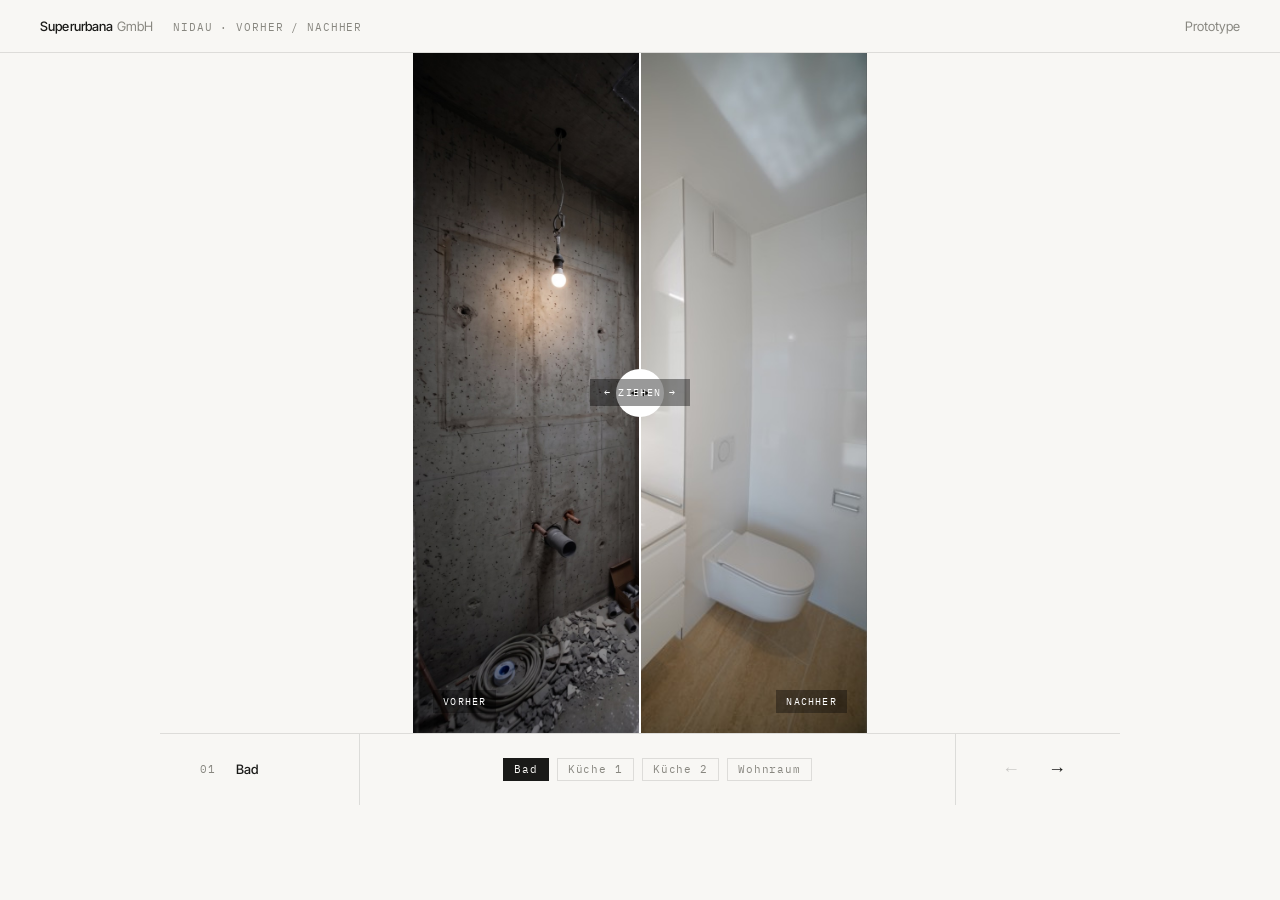
<file: prototype/index.html>
<!DOCTYPE html>
<html lang="de">
<head>
  <meta charset="UTF-8" />
  <meta name="viewport" content="width=device-width, initial-scale=1.0" />
  <title>Nidau — Vorher / Nachher · Superurbana GmbH</title>
  <link rel="preconnect" href="https://fonts.googleapis.com" />
  <link rel="preconnect" href="https://fonts.gstatic.com" crossorigin />
  <link href="https://fonts.googleapis.com/css2?family=Inter+Tight:wght@300;400;500;600&family=IBM+Plex+Mono:wght@400;500&display=swap" rel="stylesheet" />
  <style>
    *, *::before, *::after { box-sizing: border-box; margin: 0; padding: 0; }

    :root {
      --bg:       #f8f7f4;
      --fg:       #1a1a18;
      --muted:    #888780;
      --hairline: rgba(26,26,24,.12);
      --font-sans: 'Inter Tight', system-ui, sans-serif;
      --font-mono: 'IBM Plex Mono', monospace;
    }

    body {
      font-family: var(--font-sans);
      background: var(--bg);
      color: var(--fg);
      -webkit-font-smoothing: antialiased;
    }

    /* ── Header ── */
    .proto-header {
      border-bottom: 1px solid var(--hairline);
      padding: 18px 40px;
      display: flex;
      align-items: baseline;
      justify-content: space-between;
      flex-shrink: 0;
    }
    .header-left {
      display: flex;
      align-items: baseline;
      gap: 20px;
    }
    .proto-brand {
      font-size: 13px;
      font-weight: 500;
      letter-spacing: 0.01em;
      text-decoration: none;
      color: var(--fg);
    }
    .proto-brand .sub { color: var(--muted); font-weight: 400; }
    .proto-eyebrow {
      font-family: var(--font-mono);
      font-size: 11px;
      letter-spacing: 0.08em;
      text-transform: uppercase;
      color: var(--muted);
    }
    .proto-heading {
      font-size: 13px;
      font-weight: 400;
      color: var(--muted);
    }

    /* ── Stage ── */
    .stage {
      position: relative;
      aspect-ratio: 4/3;
      max-width: 960px;
      max-height: 680px;
      margin: 0 auto;
      overflow: hidden;
      background: #111;
    }

    /* ── Compare slot (one per room, stacked) ── */
    .compare-wrap {
      position: absolute;
      inset: 0;
      cursor: col-resize;
      user-select: none;
      touch-action: pan-y;
      opacity: 0;
      transition: opacity 0.35s ease;
      pointer-events: none;
    }
    .compare-wrap.active {
      opacity: 1;
      pointer-events: auto;
    }

    .img-before,
    .img-after {
      position: absolute;
      inset: 0;
      width: 100%;
      height: 100%;
      object-fit: contain;
      display: block;
      pointer-events: none;
      -webkit-user-drag: none;
    }

    .img-after {
      clip-path: inset(0 0 0 var(--pos, 50%));
    }

    /* Drag line */
    .slider-line {
      position: absolute;
      top: 0;
      bottom: 0;
      left: var(--pos, 50%);
      transform: translateX(-50%);
      width: 2px;
      background: #fff;
      pointer-events: none;
    }

    /* Handle */
    .slider-handle {
      position: absolute;
      top: 50%;
      left: 50%;
      transform: translate(-50%, -50%);
      width: 48px;
      height: 48px;
      border-radius: 50%;
      background: #fff;
      display: flex;
      align-items: center;
      justify-content: center;
      gap: 6px;
    }
    .handle-arrow {
      font-size: 11px;
      color: var(--fg);
      line-height: 1;
      font-family: var(--font-mono);
    }

    /* VORHER / NACHHER labels */
    .img-label {
      position: absolute;
      bottom: 20px;
      font-family: var(--font-mono);
      font-size: 10px;
      letter-spacing: 0.12em;
      text-transform: uppercase;
      color: #fff;
      background: rgba(0,0,0,0.35);
      padding: 5px 10px;
      pointer-events: none;
    }
    .img-label.before { left: 20px; }
    .img-label.after  { right: 20px; }

    /* Drag hint */
    .slider-hint {
      position: absolute;
      inset: 0;
      display: flex;
      align-items: center;
      justify-content: center;
      pointer-events: none;
      opacity: 1;
      transition: opacity 0.4s;
    }
    .slider-hint.hidden { opacity: 0; }
    .hint-pill {
      font-family: var(--font-mono);
      font-size: 10px;
      letter-spacing: 0.12em;
      text-transform: uppercase;
      color: #fff;
      background: rgba(0,0,0,0.4);
      padding: 7px 14px;
    }

    /* ── Navigation bar ── */
    .nav-bar {
      border-top: 1px solid var(--hairline);
      padding: 0 40px;
      display: flex;
      align-items: stretch;
      gap: 0;
      height: 72px;
      max-width: 960px;
      margin: 0 auto;
      background: var(--bg);
    }

    /* Room info — left */
    .nav-room {
      display: flex;
      align-items: center;
      gap: 12px;
      min-width: 160px;
      padding-right: 32px;
      border-right: 1px solid var(--hairline);
    }
    .nav-room-num {
      font-family: var(--font-mono);
      font-size: 11px;
      color: var(--muted);
      letter-spacing: 0.06em;
      min-width: 24px;
    }
    .nav-room-name {
      font-size: 13px;
      font-weight: 500;
      letter-spacing: 0.01em;
      transition: opacity 0.2s;
    }

    /* Step buttons — center */
    .nav-steps {
      flex: 1;
      display: flex;
      align-items: center;
      justify-content: center;
      gap: 8px;
      padding: 0 24px;
    }
    .step-btn {
      font-family: var(--font-mono);
      font-size: 11px;
      letter-spacing: 0.08em;
      color: var(--muted);
      background: none;
      border: 1px solid var(--hairline);
      padding: 5px 10px;
      cursor: pointer;
      transition: color 0.15s, border-color 0.15s, background 0.15s;
      line-height: 1;
    }
    .step-btn:hover {
      color: var(--fg);
      border-color: rgba(26,26,24,.3);
    }
    .step-btn.active {
      color: var(--fg);
      background: var(--fg);
      color: var(--bg);
      border-color: var(--fg);
    }

    /* Prev / Next — right */
    .nav-arrows {
      display: flex;
      align-items: center;
      gap: 0;
      padding-left: 32px;
      border-left: 1px solid var(--hairline);
    }
    .arrow-btn {
      background: none;
      border: none;
      cursor: pointer;
      font-size: 18px;
      color: var(--fg);
      padding: 8px 14px;
      line-height: 1;
      transition: color 0.15s, opacity 0.15s;
    }
    .arrow-btn:disabled { opacity: 0.2; cursor: default; }
    .arrow-btn:not(:disabled):hover { color: var(--muted); }

    /* Responsive */
    @media (max-width: 640px) {
      .proto-header { padding: 14px 16px; }
      .proto-heading { display: none; }
      .nav-bar { padding: 0 16px; height: 64px; }
      .nav-room { min-width: 0; padding-right: 16px; gap: 8px; }
      .nav-arrows { padding-left: 16px; }
      .step-btn { padding: 5px 8px; }
    }
  </style>
</head>
<body>

  <!-- Header -->
  <header class="proto-header">
    <div class="header-left">
      <a href="/" class="proto-brand">Superurbana <span class="sub">GmbH</span></a>
      <span class="proto-eyebrow">Nidau · Vorher / Nachher</span>
    </div>
    <span class="proto-heading">Prototype</span>
  </header>

  <!-- Stage: one large before/after comparison -->
  <div class="stage" id="stage">

    <!-- Slot 0: Bad -->
    <div class="compare-wrap active" data-slider data-index="0">
      <img class="img-before" src="images/bath-before.jpg" alt="Bad — Vorher" draggable="false" />
      <img class="img-after"  src="images/bath-after.jpg"  alt="Bad — Nachher" draggable="false" />
      <div class="slider-line"><div class="slider-handle">
        <span class="handle-arrow">◀</span><span class="handle-arrow">▶</span>
      </div></div>
      <span class="img-label before">Vorher</span>
      <span class="img-label after">Nachher</span>
      <div class="slider-hint"><div class="hint-pill">← Ziehen →</div></div>
    </div>

    <!-- Slot 1: Küche 1 -->
    <div class="compare-wrap" data-slider data-index="1">
      <img class="img-before" src="images/kitchen1-before.jpg" alt="Küche 1 — Vorher" draggable="false" />
      <img class="img-after"  src="images/kitchen1-after.jpg"  alt="Küche 1 — Nachher" draggable="false" />
      <div class="slider-line"><div class="slider-handle">
        <span class="handle-arrow">◀</span><span class="handle-arrow">▶</span>
      </div></div>
      <span class="img-label before">Vorher</span>
      <span class="img-label after">Nachher</span>
      <div class="slider-hint"><div class="hint-pill">← Ziehen →</div></div>
    </div>

    <!-- Slot 2: Küche 2 -->
    <div class="compare-wrap" data-slider data-index="2">
      <img class="img-before" src="images/kitchen2-before.jpg" alt="Küche 2 — Vorher" draggable="false" />
      <img class="img-after"  src="images/kitchen2-after.jpg"  alt="Küche 2 — Nachher" draggable="false" />
      <div class="slider-line"><div class="slider-handle">
        <span class="handle-arrow">◀</span><span class="handle-arrow">▶</span>
      </div></div>
      <span class="img-label before">Vorher</span>
      <span class="img-label after">Nachher</span>
      <div class="slider-hint"><div class="hint-pill">← Ziehen →</div></div>
    </div>

    <!-- Slot 3: Wohnraum -->
    <div class="compare-wrap" data-slider data-index="3">
      <img class="img-before" src="images/living-before.jpg" alt="Wohnraum — Vorher" draggable="false" />
      <img class="img-after"  src="images/living-after.jpg"  alt="Wohnraum — Nachher" draggable="false" />
      <div class="slider-line"><div class="slider-handle">
        <span class="handle-arrow">◀</span><span class="handle-arrow">▶</span>
      </div></div>
      <span class="img-label before">Vorher</span>
      <span class="img-label after">Nachher</span>
      <div class="slider-hint"><div class="hint-pill">← Ziehen →</div></div>
    </div>

  </div>

  <!-- Navigation bar -->
  <nav class="nav-bar">

    <div class="nav-room">
      <span class="nav-room-num" id="nav-num">01</span>
      <span class="nav-room-name" id="nav-name">Bad</span>
    </div>

    <div class="nav-steps" id="nav-steps">
      <button class="step-btn active" data-goto="0">Bad</button>
      <button class="step-btn" data-goto="1">Küche 1</button>
      <button class="step-btn" data-goto="2">Küche 2</button>
      <button class="step-btn" data-goto="3">Wohnraum</button>
    </div>

    <div class="nav-arrows">
      <button class="arrow-btn" id="btn-prev" onclick="navigate(-1)" disabled>←</button>
      <button class="arrow-btn" id="btn-next" onclick="navigate(1)">→</button>
    </div>

  </nav>

  <script>
    var rooms = ['Bad', 'Küche 1', 'Küche 2', 'Wohnraum'];
    var current = 0;
    var sliders = document.querySelectorAll('[data-slider]');
    var stepBtns = document.querySelectorAll('.step-btn');
    var stage = document.getElementById('stage');
    var ratios = new Array(sliders.length).fill(null);

    // Read natural aspect ratio of each before-image
    sliders.forEach(function(slider, i) {
      var img = slider.querySelector('.img-before');
      function store() {
        if (img.naturalWidth && img.naturalHeight) {
          ratios[i] = img.naturalWidth / img.naturalHeight;
          if (i === current) applyRatio(ratios[i]);
        }
      }
      if (img.complete) store();
      else img.addEventListener('load', store, { once: true });
    });

    function applyRatio(r) {
      stage.style.aspectRatio = r.toFixed(3);
    }

    function goTo(index) {
      if (index < 0 || index >= rooms.length) return;

      sliders[current].classList.remove('active');
      stepBtns[current].classList.remove('active');

      current = index;

      sliders[current].classList.add('active');
      stepBtns[current].classList.add('active');

      if (ratios[current]) applyRatio(ratios[current]);

      document.getElementById('nav-num').textContent = String(current + 1).padStart(2, '0');
      document.getElementById('nav-name').textContent = rooms[current];

      document.getElementById('btn-prev').disabled = current === 0;
      document.getElementById('btn-next').disabled = current === rooms.length - 1;
    }

    function navigate(dir) { goTo(current + dir); }

    stepBtns.forEach(function(btn) {
      btn.addEventListener('click', function() { goTo(parseInt(btn.dataset.goto)); });
    });

    // Drag interaction
    sliders.forEach(function(wrap) {
      var active = false;
      var hint = wrap.querySelector('.slider-hint');

      function setPos(x) {
        var rect = wrap.getBoundingClientRect();
        var pct = Math.max(2, Math.min(98, (x - rect.left) / rect.width * 100));
        wrap.style.setProperty('--pos', pct + '%');
      }

      function hideHint() { if (hint) hint.classList.add('hidden'); }

      wrap.addEventListener('mousedown', function(e) {
        active = true; hideHint(); setPos(e.clientX); e.preventDefault();
      });
      window.addEventListener('mousemove', function(e) { if (active) setPos(e.clientX); });
      window.addEventListener('mouseup', function() { active = false; });

      wrap.addEventListener('touchstart', function(e) {
        active = true; hideHint(); setPos(e.touches[0].clientX);
      }, { passive: true });
      wrap.addEventListener('touchmove', function(e) {
        if (active) setPos(e.touches[0].clientX);
      }, { passive: true });
      wrap.addEventListener('touchend', function() { active = false; });
    });

    // Keyboard navigation
    document.addEventListener('keydown', function(e) {
      if (e.key === 'ArrowRight') navigate(1);
      if (e.key === 'ArrowLeft')  navigate(-1);
    });
  </script>

</body>
</html>
</file>
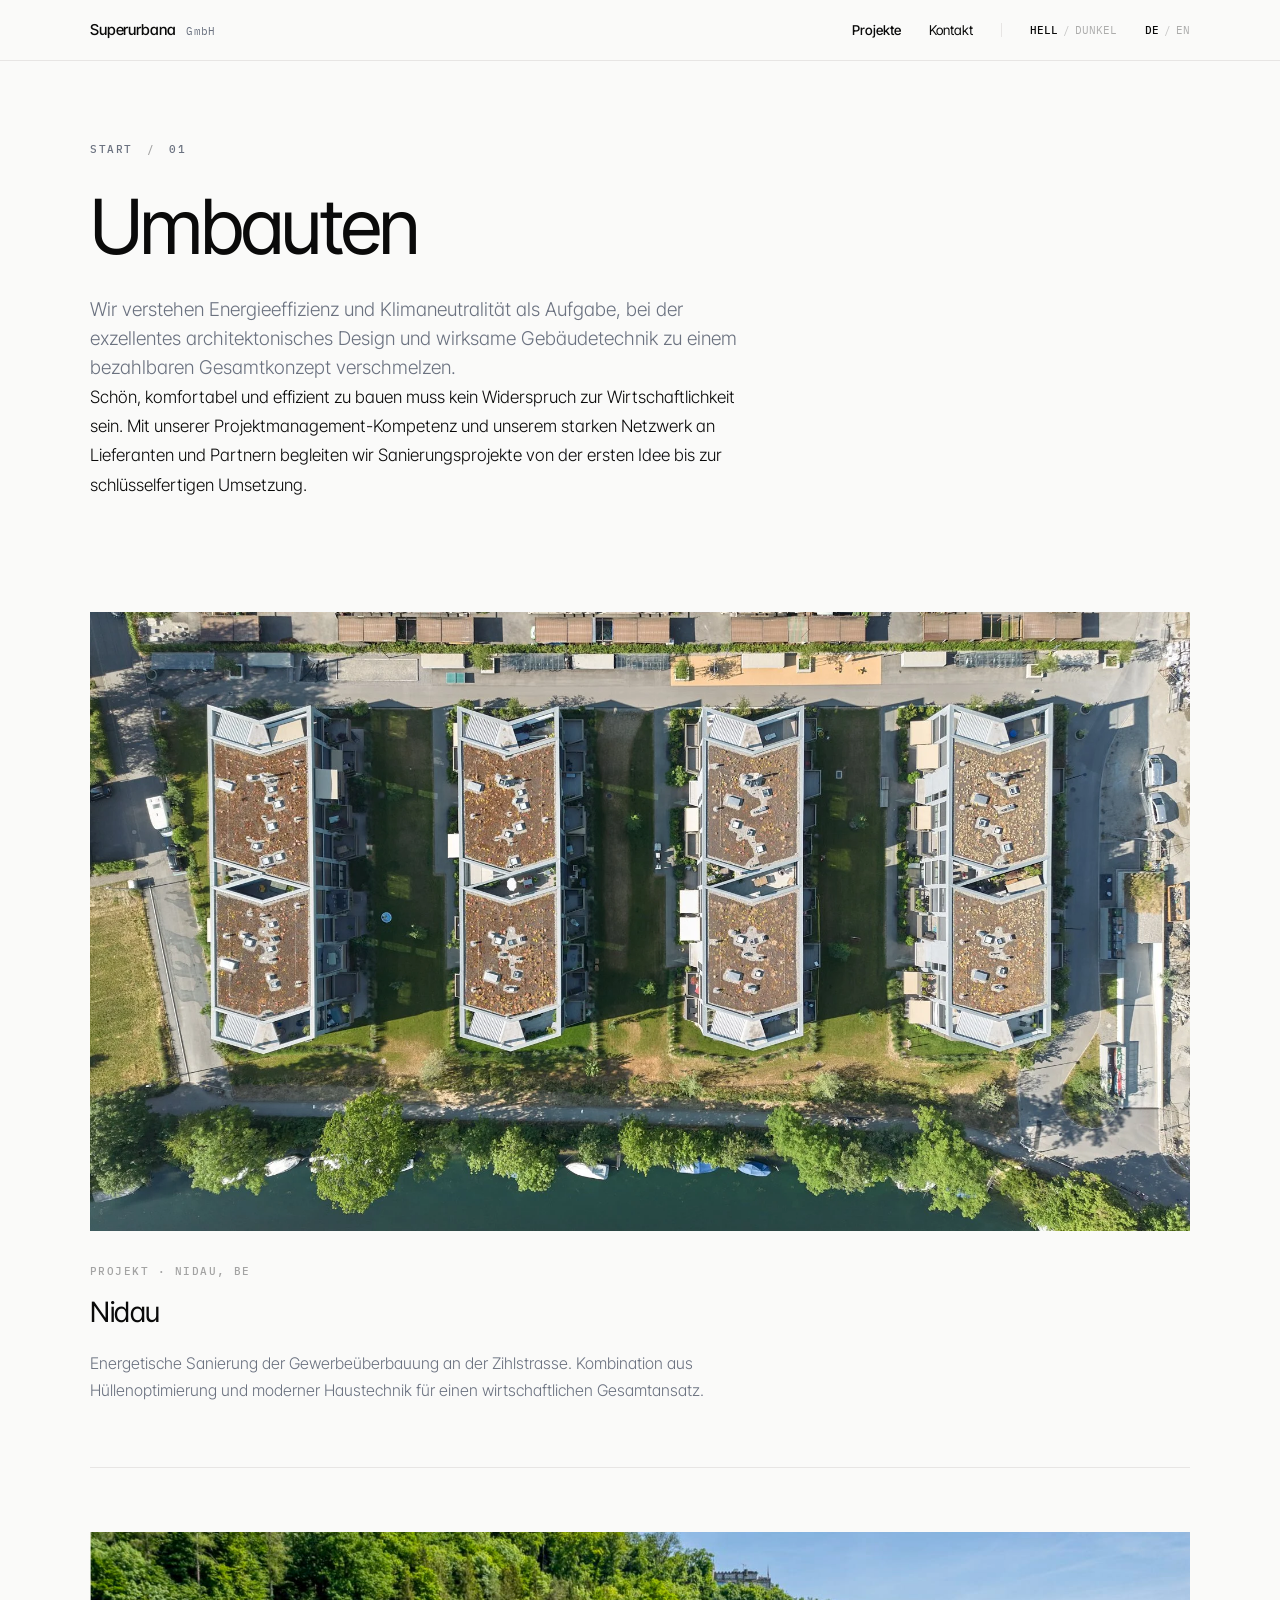
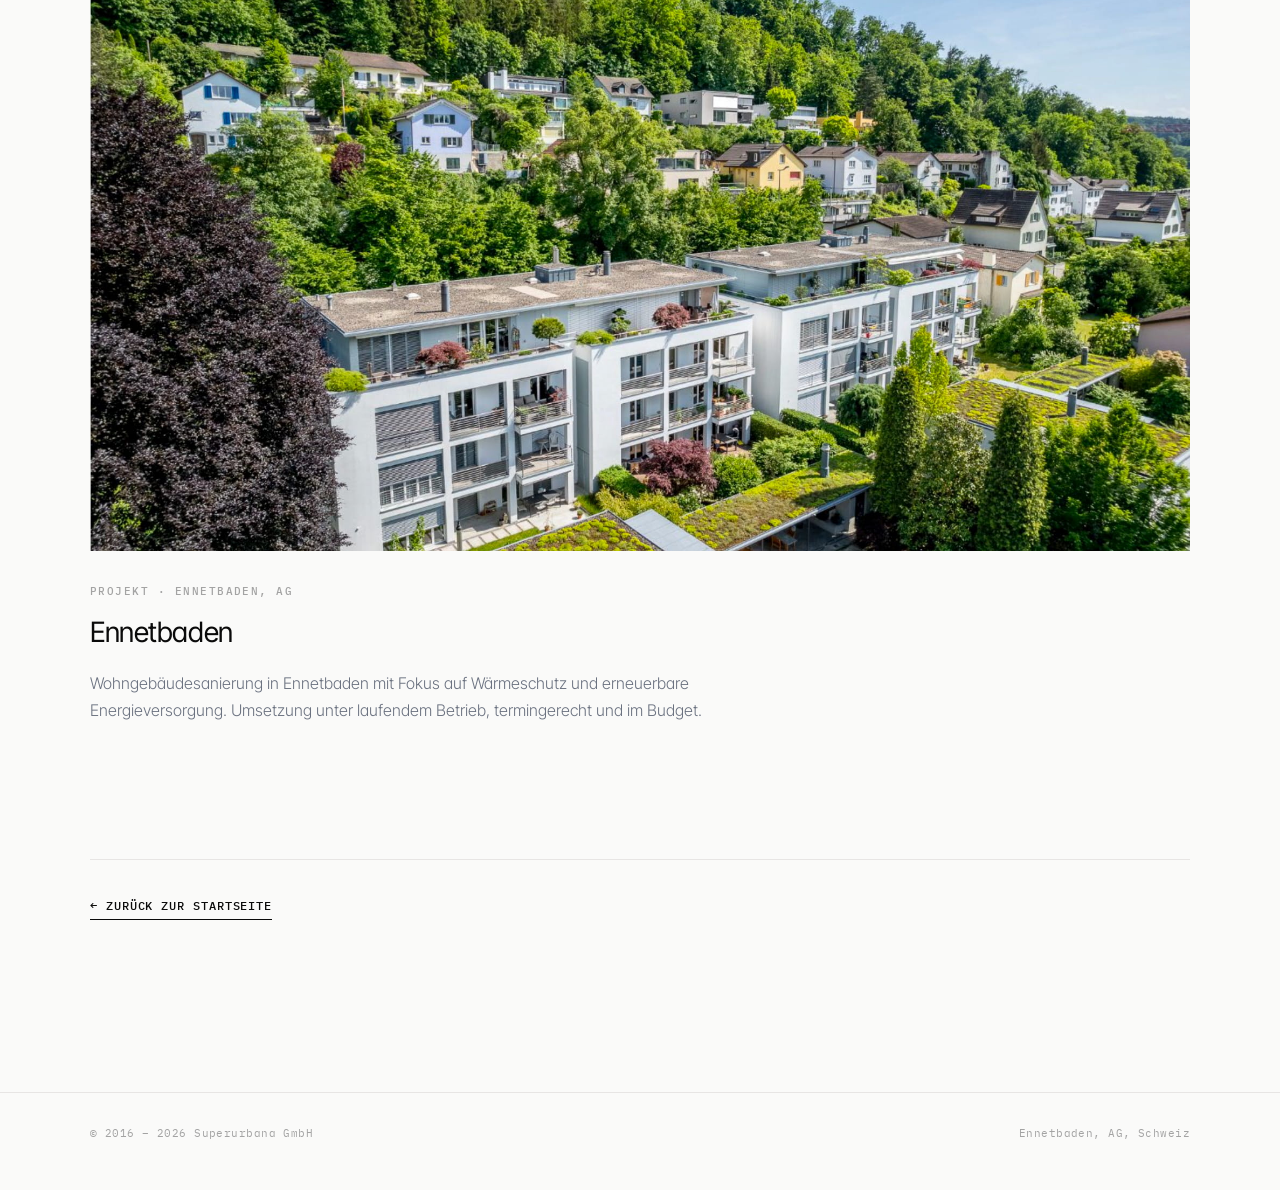
<file: umbauten/index.html>
<!DOCTYPE html>
<html lang="de">
<head>
  <meta charset="UTF-8" />
  <meta name="viewport" content="width=device-width, initial-scale=1.0" />
  <script>(function(){
    var t=localStorage.getItem("theme");
    if(!t&&window.matchMedia&&window.matchMedia("(prefers-color-scheme: dark)").matches)t="dark";
    if(t==="dark"||t==="light")document.documentElement.dataset.theme=t;
  })();</script>
  <title>Umbauten — Superurbana GmbH</title>
  <meta name="description" content="Energieeffiziente Gebäudesanierungen in der Schweiz — Superurbana GmbH." />
  <link rel="preconnect" href="https://fonts.googleapis.com" />
  <link rel="preconnect" href="https://fonts.gstatic.com" crossorigin />
  <link href="https://fonts.googleapis.com/css2?family=Inter+Tight:wght@300;400;500;600&family=IBM+Plex+Mono:wght@400;500&display=swap" rel="stylesheet" />
  <link rel="stylesheet" href="/style.css?v=2" />
</head>
<body>
  <a class="skip-link" href="#page" data-i18n="skip">Zum Inhalt</a>

  <!-- ── Top navigation ── -->
  <header class="site-header">
    <div class="header-inner">
      <a href="/" class="header-brand">Superurbana <span class="brand-sub">GmbH</span></a>

      <!-- Desktop nav -->
      <nav class="header-nav" aria-label="Hauptnavigation">
        <a href="/umbauten/" class="nav-link" aria-current="page" data-i18n="nav.projects">Umbauten</a>
        <a href="mailto:info@superurbana.com" class="nav-link" data-i18n="nav.contact">Kontakt</a>
        <div class="nav-divider" aria-hidden="true"></div>
        <button class="nav-toggle" onclick="toggleTheme()" aria-label="Theme wechseln">
          <span class="opt active" data-theme-opt="light" data-i18n="theme.light">HELL</span>
          <span class="sep">/</span>
          <span class="opt" data-theme-opt="dark" data-i18n="theme.dark">DUNKEL</span>
        </button>
        <button class="nav-toggle" onclick="toggleLang()" aria-label="Sprache wechseln">
          <span class="opt active" data-lang-opt="de">DE</span>
          <span class="sep">/</span>
          <span class="opt" data-lang-opt="en">EN</span>
        </button>
      </nav>

      <!-- Mobile hamburger -->
      <button class="mobile-menu-btn" id="mobile-menu-btn" onclick="toggleMobileMenu()" data-i18n="menu.open">Menü</button>
    </div>
  </header>

  <!-- Mobile overlay menu -->
  <div class="mobile-overlay" id="mobile-overlay" aria-hidden="true">
    <a href="/umbauten/" class="mob-link" data-i18n="nav.projects">Umbauten</a>
    <a href="mailto:info@superurbana.com" class="mob-link" data-i18n="nav.contact">Kontakt</a>
    <div class="mob-controls">
      <div class="mob-control-row">
        <span class="mob-control-label" data-i18n="theme.label">Theme</span>
        <button class="nav-toggle" onclick="toggleTheme()">
          <span class="opt active" data-theme-opt="light" data-i18n="theme.light">HELL</span>
          <span class="sep">/</span>
          <span class="opt" data-theme-opt="dark" data-i18n="theme.dark">DUNKEL</span>
        </button>
      </div>
      <div class="mob-control-row">
        <span class="mob-control-label" data-i18n="lang.label">Sprache</span>
        <button class="nav-toggle" onclick="toggleLang()">
          <span class="opt active" data-lang-opt="de">DE</span>
          <span class="sep">/</span>
          <span class="opt" data-lang-opt="en">EN</span>
        </button>
      </div>
    </div>
  </div>

  <!-- ── Page content ── -->
  <main class="content page-wrap" id="page" tabindex="-1">

    <section class="page-intro">
      <p class="page-eyebrow">
        <a href="/" data-i18n="umbauten.eyebrow">Start</a>
        <span class="crumb">/</span>
        <span>01</span>
      </p>
      <h1 class="page-title" data-i18n="umbauten.title">Umbauten</h1>
      <p class="page-lede" data-i18n="umbauten.lede">Wir verstehen Energieeffizienz und Klimaneutralität als Aufgabe, bei der exzellentes architektonisches Design und wirksame Gebäudetechnik zu einem bezahlbaren Gesamtkonzept verschmelzen.</p>
    </section>

    <section style="padding-top: 0; border-top: none;">
      <div class="page-body" style="padding-block: 0 48px;">
        <p data-i18n="umbauten.body">Schön, komfortabel und effizient zu bauen muss kein Widerspruch zur Wirtschaftlichkeit sein. Mit unserer Projektmanagement-Kompetenz und unserem starken Netzwerk an Lieferanten und Partnern begleiten wir Sanierungsprojekte von der ersten Idee bis zur schlüsselfertigen Umsetzung.</p>
      </div>

      <div class="project-list">

        <a class="project" href="/umbauten/nidau/">
          <figure class="project-figure">
            <img src="/assets/nidau.jpg" alt="Gewerbeüberbauung Zihlstrasse, Nidau" loading="lazy" />
          </figure>
          <p class="project-label" data-i18n="nidau.label">Projekt · Nidau, BE</p>
          <h2 class="project-title" data-i18n="nidau.title">Nidau</h2>
          <p class="project-desc" data-i18n="nidau.desc">Energetische Sanierung der Gewerbeüberbauung an der Zihlstrasse. Kombination aus Hüllenoptimierung und moderner Haustechnik für einen wirtschaftlichen Gesamtansatz.</p>
        </a>

        <a class="project" href="/umbauten/ennetbaden/">
          <figure class="project-figure">
            <img src="/assets/ennetbaden.jpg" alt="Sanierungsprojekt Ennetbaden" loading="lazy" />
          </figure>
          <p class="project-label" data-i18n="ennetbaden.label">Projekt · Ennetbaden, AG</p>
          <h2 class="project-title" data-i18n="ennetbaden.title">Ennetbaden</h2>
          <p class="project-desc" data-i18n="ennetbaden.desc">Wohngebäudesanierung in Ennetbaden mit Fokus auf Wärmeschutz und erneuerbare Energieversorgung. Umsetzung unter laufendem Betrieb, termingerecht und im Budget.</p>
        </a>

      </div>

      <div class="back-link">
        <a href="/" data-i18n="back">← Zurück zur Startseite</a>
      </div>
    </section>

  </main>

  <footer class="site-footer">
    <div class="footer-inner">
      <span data-i18n="footer.copy">© 2016 – 2026 Superurbana GmbH</span>
      <span data-i18n="footer.loc">Ennetbaden, AG, Schweiz</span>
    </div>
  </footer>

  <script src="/app.js"></script>
</body>
</html>
</file>
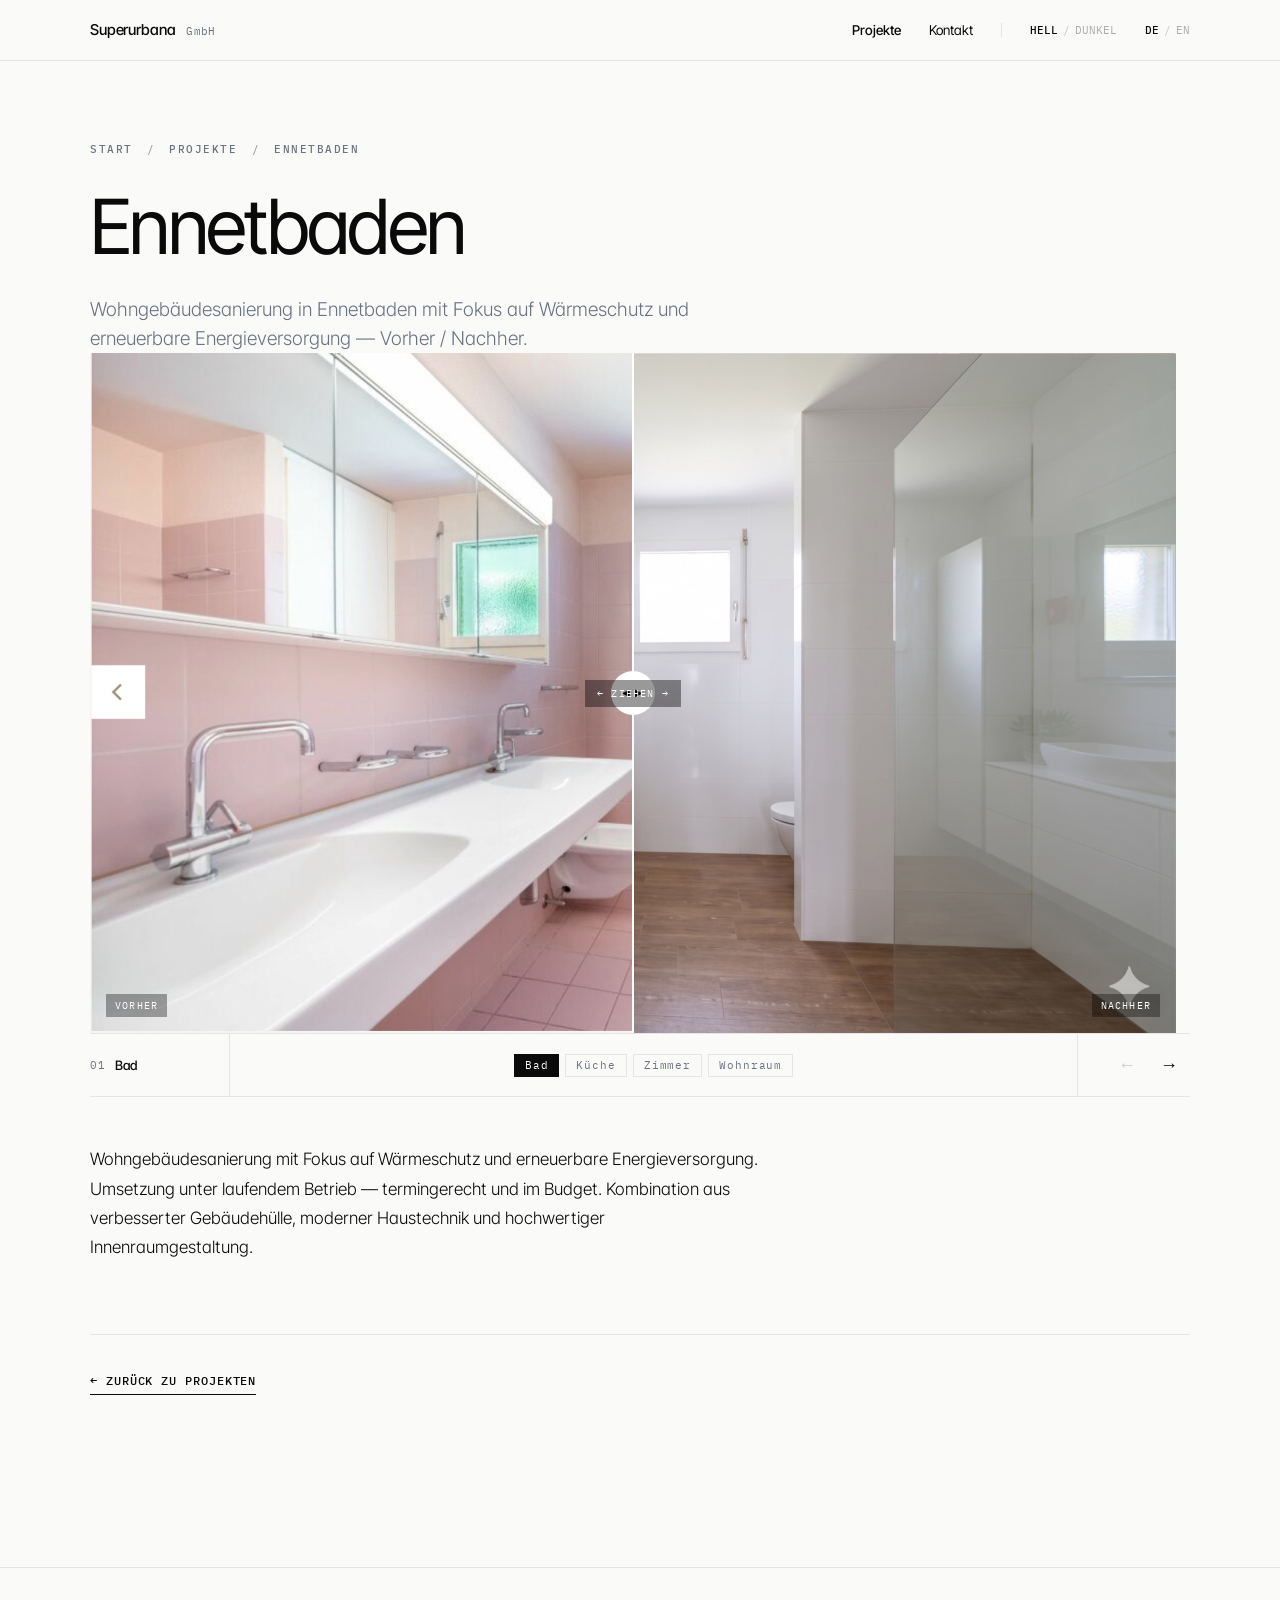
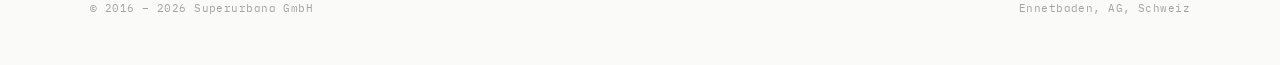
<file: umbauten/ennetbaden/index.html>
<!DOCTYPE html>
<html lang="de">
<head>
  <meta charset="UTF-8" />
  <meta name="viewport" content="width=device-width, initial-scale=1.0" />
  <script>(function(){
    var t=localStorage.getItem("theme");
    if(!t&&window.matchMedia&&window.matchMedia("(prefers-color-scheme: dark)").matches)t="dark";
    if(t==="dark"||t==="light")document.documentElement.dataset.theme=t;
  })();</script>
  <title>Ennetbaden — Superurbana GmbH</title>
  <meta name="description" content="Wohngebäudesanierung in Ennetbaden mit Fokus auf Wärmeschutz und erneuerbare Energieversorgung — Superurbana GmbH." />
  <link rel="preconnect" href="https://fonts.googleapis.com" />
  <link rel="preconnect" href="https://fonts.gstatic.com" crossorigin />
  <link href="https://fonts.googleapis.com/css2?family=Inter+Tight:wght@300;400;500;600&family=IBM+Plex+Mono:wght@400;500&display=swap" rel="stylesheet" />
  <link rel="stylesheet" href="/style.css?v=2" />
</head>
<body>
  <a class="skip-link" href="#page" data-i18n="skip">Zum Inhalt</a>

  <!-- ── Top navigation ── -->
  <header class="site-header">
    <div class="header-inner">
      <a href="/" class="header-brand">Superurbana <span class="brand-sub">GmbH</span></a>
      <nav class="header-nav" aria-label="Hauptnavigation">
        <a href="/umbauten/" class="nav-link" aria-current="page" data-i18n="nav.projects">Projekte</a>
        <a href="mailto:info@superurbana.com" class="nav-link" data-i18n="nav.contact">Kontakt</a>
        <div class="nav-divider" aria-hidden="true"></div>
        <button class="nav-toggle" onclick="toggleTheme()" aria-label="Theme wechseln">
          <span class="opt active" data-theme-opt="light" data-i18n="theme.light">HELL</span>
          <span class="sep">/</span>
          <span class="opt" data-theme-opt="dark" data-i18n="theme.dark">DUNKEL</span>
        </button>
        <button class="nav-toggle" onclick="toggleLang()" aria-label="Sprache wechseln">
          <span class="opt active" data-lang-opt="de">DE</span>
          <span class="sep">/</span>
          <span class="opt" data-lang-opt="en">EN</span>
        </button>
      </nav>
      <button class="mobile-menu-btn" id="mobile-menu-btn" onclick="toggleMobileMenu()" data-i18n="menu.open">Menü</button>
    </div>
  </header>

  <!-- Mobile overlay -->
  <div class="mobile-overlay" id="mobile-overlay" aria-hidden="true">
    <a href="/umbauten/" class="mob-link" data-i18n="nav.projects">Projekte</a>
    <a href="mailto:info@superurbana.com" class="mob-link" data-i18n="nav.contact">Kontakt</a>
    <div class="mob-controls">
      <div class="mob-control-row">
        <span class="mob-control-label" data-i18n="theme.label">Theme</span>
        <button class="nav-toggle" onclick="toggleTheme()">
          <span class="opt active" data-theme-opt="light" data-i18n="theme.light">HELL</span>
          <span class="sep">/</span>
          <span class="opt" data-theme-opt="dark" data-i18n="theme.dark">DUNKEL</span>
        </button>
      </div>
      <div class="mob-control-row">
        <span class="mob-control-label" data-i18n="lang.label">Sprache</span>
        <button class="nav-toggle" onclick="toggleLang()">
          <span class="opt active" data-lang-opt="de">DE</span>
          <span class="sep">/</span>
          <span class="opt" data-lang-opt="en">EN</span>
        </button>
      </div>
    </div>
  </div>

  <!-- ── Page content ── -->
  <main class="content page-wrap" id="page" tabindex="-1">

    <section class="page-intro">
      <p class="page-eyebrow">
        <a href="/" data-i18n="umbauten.eyebrow">Start</a>
        <span class="crumb">/</span>
        <a href="/umbauten/" data-i18n="nav.projects">Projekte</a>
        <span class="crumb">/</span>
        <span data-i18n="ennetbaden.title">Ennetbaden</span>
      </p>
      <h1 class="page-title" data-i18n="ennetbaden.title">Ennetbaden</h1>
      <p class="page-lede" data-i18n="ennetbaden.lede">Wohngebäudesanierung in Ennetbaden mit Fokus auf Wärmeschutz und erneuerbare Energieversorgung — Vorher / Nachher.</p>
    </section>

    <section style="padding-top: 0; border-top: none;">

      <!-- Stage -->
      <div class="cs-stage" id="cs-stage">

        <div class="cs-wrap active" data-cs data-index="0">
          <img class="cs-img-before" src="/assets/ennetbaden/bath-before.jpg" alt="Bad — Vorher" draggable="false" />
          <img class="cs-img-after"  src="/assets/ennetbaden/bath-after.jpg"  alt="Bad — Nachher" draggable="false" />
          <div class="cs-line"><div class="cs-handle"><span class="cs-arrow">◀</span><span class="cs-arrow">▶</span></div></div>
          <span class="cs-label before" data-i18n="slider.before">Vorher</span>
          <span class="cs-label after"  data-i18n="slider.after">Nachher</span>
          <div class="cs-hint"><div class="cs-hint-pill" data-i18n="slider.hint">← Ziehen →</div></div>
        </div>

        <div class="cs-wrap" data-cs data-index="1">
          <img class="cs-img-before" src="/assets/ennetbaden/kitchen-before.jpg" alt="Küche — Vorher" draggable="false" />
          <img class="cs-img-after"  src="/assets/ennetbaden/kitchen-after.jpg"  alt="Küche — Nachher" draggable="false" />
          <div class="cs-line"><div class="cs-handle"><span class="cs-arrow">◀</span><span class="cs-arrow">▶</span></div></div>
          <span class="cs-label before" data-i18n="slider.before">Vorher</span>
          <span class="cs-label after"  data-i18n="slider.after">Nachher</span>
          <div class="cs-hint"><div class="cs-hint-pill" data-i18n="slider.hint">← Ziehen →</div></div>
        </div>

        <div class="cs-wrap" data-cs data-index="2">
          <img class="cs-img-before" src="/assets/ennetbaden/room-before.jpg" alt="Zimmer — Vorher" draggable="false" />
          <img class="cs-img-after"  src="/assets/ennetbaden/room-after.jpg"  alt="Zimmer — Nachher" draggable="false" />
          <div class="cs-line"><div class="cs-handle"><span class="cs-arrow">◀</span><span class="cs-arrow">▶</span></div></div>
          <span class="cs-label before" data-i18n="slider.before">Vorher</span>
          <span class="cs-label after"  data-i18n="slider.after">Nachher</span>
          <div class="cs-hint"><div class="cs-hint-pill" data-i18n="slider.hint">← Ziehen →</div></div>
        </div>

        <div class="cs-wrap" data-cs data-index="3">
          <img class="cs-img-before" src="/assets/ennetbaden/living-before.jpg" alt="Wohnraum — Vorher" draggable="false" />
          <img class="cs-img-after"  src="/assets/ennetbaden/living-after.jpg"  alt="Wohnraum — Nachher" draggable="false" />
          <div class="cs-line"><div class="cs-handle"><span class="cs-arrow">◀</span><span class="cs-arrow">▶</span></div></div>
          <span class="cs-label before" data-i18n="slider.before">Vorher</span>
          <span class="cs-label after"  data-i18n="slider.after">Nachher</span>
          <div class="cs-hint"><div class="cs-hint-pill" data-i18n="slider.hint">← Ziehen →</div></div>
        </div>

      </div>

      <!-- Nav bar -->
      <nav class="cs-nav" id="cs-nav">
        <div class="cs-nav-room">
          <span class="cs-nav-num" id="cs-num">01</span>
          <span class="cs-nav-name" id="cs-name" data-i18n="ennetbaden.room.0">Bad</span>
        </div>
        <div class="cs-steps">
          <button class="cs-step active" data-cs-goto="0" data-i18n="ennetbaden.room.0">Bad</button>
          <button class="cs-step" data-cs-goto="1" data-i18n="ennetbaden.room.1">Küche</button>
          <button class="cs-step" data-cs-goto="2" data-i18n="ennetbaden.room.2">Zimmer</button>
          <button class="cs-step" data-cs-goto="3" data-i18n="ennetbaden.room.3">Wohnraum</button>
        </div>
        <div class="cs-arrows">
          <button class="cs-arrow-btn" id="cs-prev" disabled>←</button>
          <button class="cs-arrow-btn" id="cs-next">→</button>
        </div>
      </nav>

      <!-- Project description -->
      <div class="page-body">
        <p data-i18n="ennetbaden.body">Wohngebäudesanierung mit Fokus auf Wärmeschutz und erneuerbare Energieversorgung. Umsetzung unter laufendem Betrieb — termingerecht und im Budget. Kombination aus verbesserter Gebäudehülle, moderner Haustechnik und hochwertiger Innenraumgestaltung.</p>
      </div>

      <div class="back-link">
        <a href="/umbauten/" data-i18n="back.projects">← Zurück zu Projekten</a>
      </div>
    </section>

  </main>

  <footer class="site-footer">
    <div class="footer-inner">
      <span data-i18n="footer.copy">© 2016 – 2026 Superurbana GmbH</span>
      <span data-i18n="footer.loc">Ennetbaden, AG, Schweiz</span>
    </div>
  </footer>

  <script src="/app.js"></script>
  <script>
    (function () {
      var slides = document.querySelectorAll('[data-cs]');
      var steps  = document.querySelectorAll('[data-cs-goto]');
      var stage  = document.getElementById('cs-stage');
      var ratios = new Array(slides.length).fill(null);
      var current = 0;

      slides.forEach(function(slide, i) {
        var img = slide.querySelector('.cs-img-before');
        function store() {
          if (img.naturalWidth && img.naturalHeight) {
            ratios[i] = img.naturalWidth / img.naturalHeight;
            if (i === current) stage.style.aspectRatio = ratios[i].toFixed(3);
          }
        }
        if (img.complete) store();
        else img.addEventListener('load', store, { once: true });
      });

      function goTo(index) {
        if (index < 0 || index >= slides.length) return;
        slides[current].classList.remove('active');
        steps[current].classList.remove('active');
        current = index;
        slides[current].classList.add('active');
        steps[current].classList.add('active');
        if (ratios[current]) stage.style.aspectRatio = ratios[current].toFixed(3);
        document.getElementById('cs-num').textContent = String(current + 1).padStart(2, '0');
        document.getElementById('cs-name').textContent =
          i18n[currentLang]?.['ennetbaden.room.' + current] || '';
        document.getElementById('cs-prev').disabled = current === 0;
        document.getElementById('cs-next').disabled = current === slides.length - 1;
      }

      steps.forEach(function(btn) {
        btn.addEventListener('click', function() { goTo(parseInt(btn.dataset.csGoto)); });
      });
      document.getElementById('cs-prev').addEventListener('click', function() { goTo(current - 1); });
      document.getElementById('cs-next').addEventListener('click', function() { goTo(current + 1); });

      document.addEventListener('keydown', function(e) {
        if (e.key === 'ArrowRight') goTo(current + 1);
        if (e.key === 'ArrowLeft')  goTo(current - 1);
      });

      slides.forEach(function(wrap) {
        var dragging = false;
        var hint = wrap.querySelector('.cs-hint');
        function setPos(x) {
          var rect = wrap.getBoundingClientRect();
          var pct = Math.max(2, Math.min(98, (x - rect.left) / rect.width * 100));
          wrap.style.setProperty('--pos', pct + '%');
        }
        function hideHint() { if (hint) hint.classList.add('hidden'); }
        wrap.addEventListener('mousedown', function(e) {
          dragging = true; hideHint(); setPos(e.clientX); e.preventDefault();
        });
        window.addEventListener('mousemove', function(e) { if (dragging) setPos(e.clientX); });
        window.addEventListener('mouseup',   function()  { dragging = false; });
        wrap.addEventListener('touchstart', function(e) {
          dragging = true; hideHint(); setPos(e.touches[0].clientX);
        }, { passive: true });
        wrap.addEventListener('touchmove', function(e) {
          if (dragging) setPos(e.touches[0].clientX);
        }, { passive: true });
        wrap.addEventListener('touchend', function() { dragging = false; });
      });
    })();
  </script>
</body>
</html>
</file>
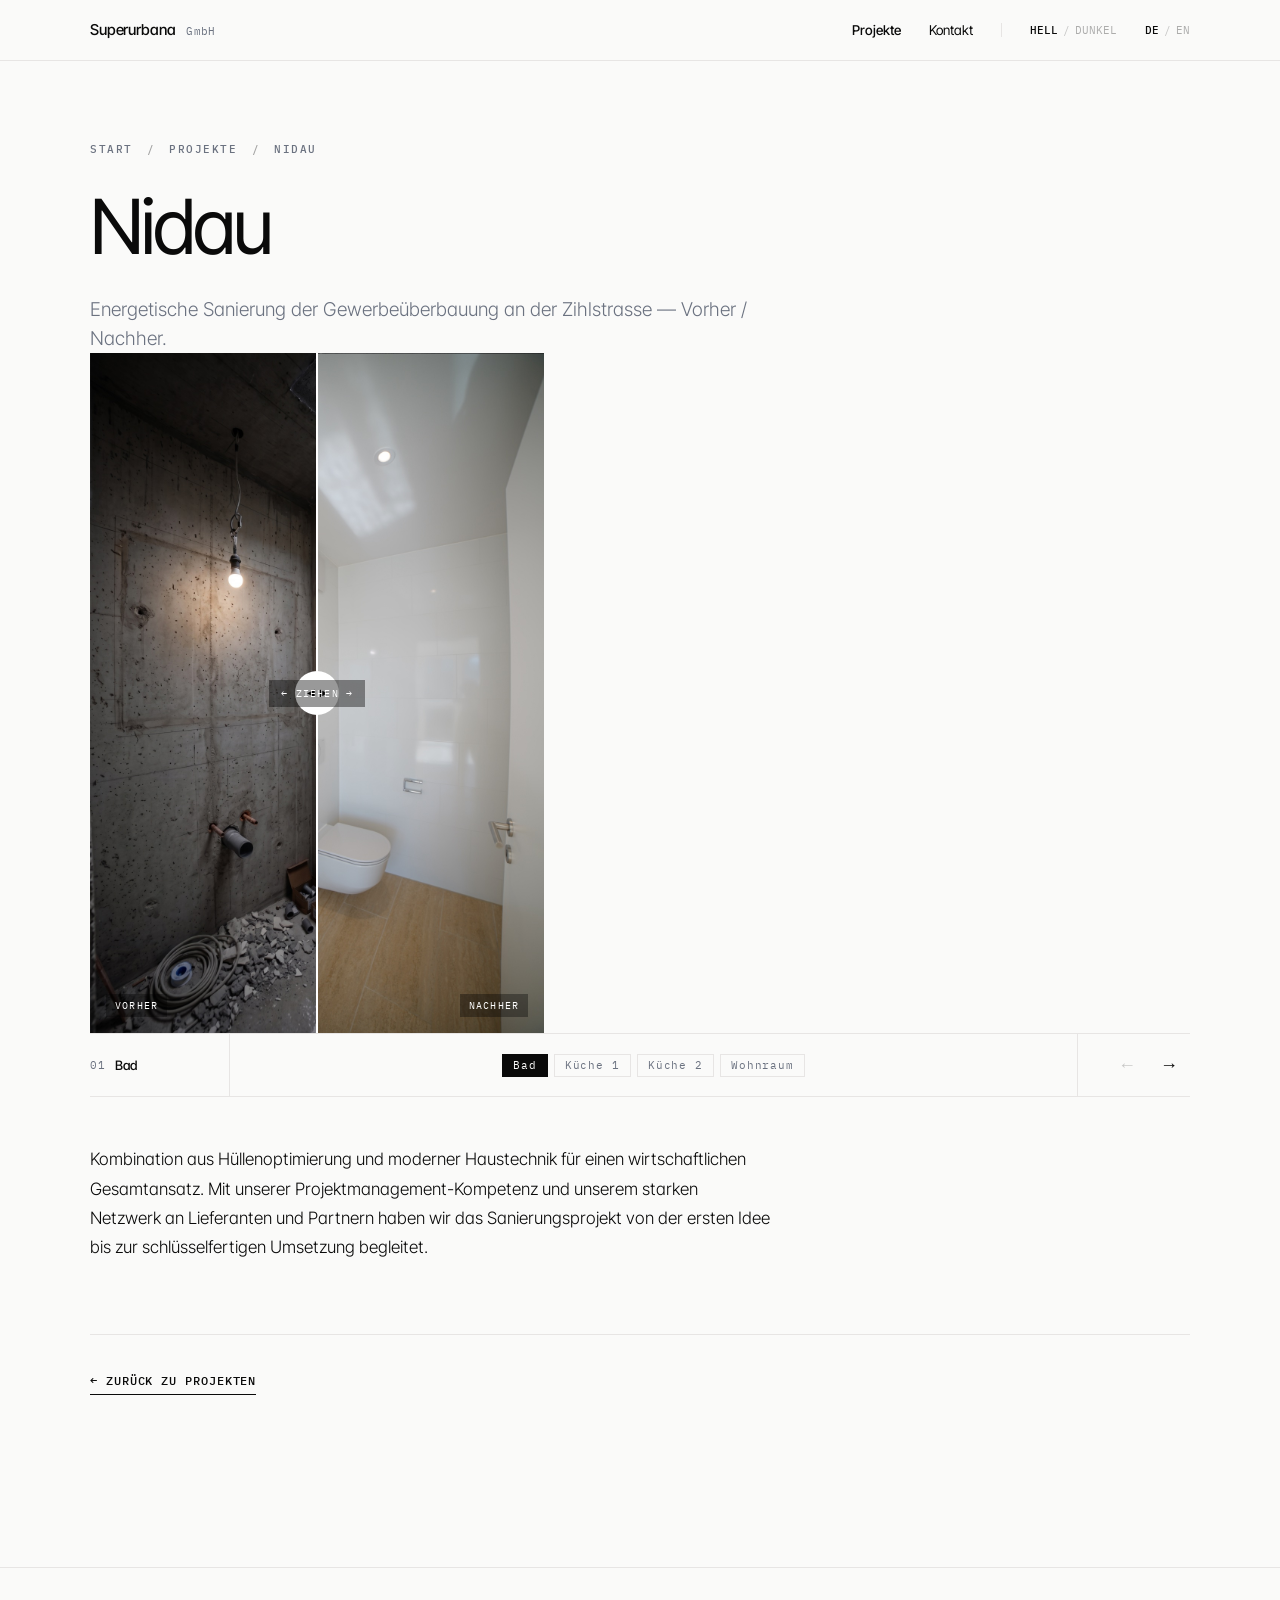
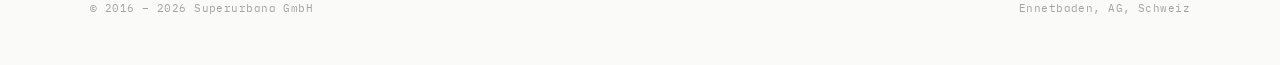
<file: umbauten/nidau/index.html>
<!DOCTYPE html>
<html lang="de">
<head>
  <meta charset="UTF-8" />
  <meta name="viewport" content="width=device-width, initial-scale=1.0" />
  <script>(function(){
    var t=localStorage.getItem("theme");
    if(!t&&window.matchMedia&&window.matchMedia("(prefers-color-scheme: dark)").matches)t="dark";
    if(t==="dark"||t==="light")document.documentElement.dataset.theme=t;
  })();</script>
  <title>Nidau — Superurbana GmbH</title>
  <meta name="description" content="Energetische Sanierung der Gewerbeüberbauung an der Zihlstrasse, Nidau BE — Superurbana GmbH." />
  <link rel="preconnect" href="https://fonts.googleapis.com" />
  <link rel="preconnect" href="https://fonts.gstatic.com" crossorigin />
  <link href="https://fonts.googleapis.com/css2?family=Inter+Tight:wght@300;400;500;600&family=IBM+Plex+Mono:wght@400;500&display=swap" rel="stylesheet" />
  <link rel="stylesheet" href="/style.css?v=2" />
</head>
<body>
  <a class="skip-link" href="#page" data-i18n="skip">Zum Inhalt</a>

  <!-- ── Top navigation ── -->
  <header class="site-header">
    <div class="header-inner">
      <a href="/" class="header-brand">Superurbana <span class="brand-sub">GmbH</span></a>
      <nav class="header-nav" aria-label="Hauptnavigation">
        <a href="/umbauten/" class="nav-link" aria-current="page" data-i18n="nav.projects">Projekte</a>
        <a href="mailto:info@superurbana.com" class="nav-link" data-i18n="nav.contact">Kontakt</a>
        <div class="nav-divider" aria-hidden="true"></div>
        <button class="nav-toggle" onclick="toggleTheme()" aria-label="Theme wechseln">
          <span class="opt active" data-theme-opt="light" data-i18n="theme.light">HELL</span>
          <span class="sep">/</span>
          <span class="opt" data-theme-opt="dark" data-i18n="theme.dark">DUNKEL</span>
        </button>
        <button class="nav-toggle" onclick="toggleLang()" aria-label="Sprache wechseln">
          <span class="opt active" data-lang-opt="de">DE</span>
          <span class="sep">/</span>
          <span class="opt" data-lang-opt="en">EN</span>
        </button>
      </nav>
      <button class="mobile-menu-btn" id="mobile-menu-btn" onclick="toggleMobileMenu()" data-i18n="menu.open">Menü</button>
    </div>
  </header>

  <!-- Mobile overlay -->
  <div class="mobile-overlay" id="mobile-overlay" aria-hidden="true">
    <a href="/umbauten/" class="mob-link" data-i18n="nav.projects">Projekte</a>
    <a href="mailto:info@superurbana.com" class="mob-link" data-i18n="nav.contact">Kontakt</a>
    <div class="mob-controls">
      <div class="mob-control-row">
        <span class="mob-control-label" data-i18n="theme.label">Theme</span>
        <button class="nav-toggle" onclick="toggleTheme()">
          <span class="opt active" data-theme-opt="light" data-i18n="theme.light">HELL</span>
          <span class="sep">/</span>
          <span class="opt" data-theme-opt="dark" data-i18n="theme.dark">DUNKEL</span>
        </button>
      </div>
      <div class="mob-control-row">
        <span class="mob-control-label" data-i18n="lang.label">Sprache</span>
        <button class="nav-toggle" onclick="toggleLang()">
          <span class="opt active" data-lang-opt="de">DE</span>
          <span class="sep">/</span>
          <span class="opt" data-lang-opt="en">EN</span>
        </button>
      </div>
    </div>
  </div>

  <!-- ── Page content ── -->
  <main class="content page-wrap" id="page" tabindex="-1">

    <section class="page-intro">
      <p class="page-eyebrow">
        <a href="/" data-i18n="umbauten.eyebrow">Start</a>
        <span class="crumb">/</span>
        <a href="/umbauten/" data-i18n="nav.projects">Projekte</a>
        <span class="crumb">/</span>
        <span data-i18n="nidau.title">Nidau</span>
      </p>
      <h1 class="page-title" data-i18n="nidau.title">Nidau</h1>
      <p class="page-lede" data-i18n="nidau.lede">Energetische Sanierung der Gewerbeüberbauung an der Zihlstrasse — Vorher / Nachher.</p>
    </section>

    <section style="padding-top: 0; border-top: none;">

      <!-- Stage -->
      <div class="cs-stage" id="cs-stage">

        <div class="cs-wrap active" data-cs data-index="0">
          <img class="cs-img-before" src="/assets/nidau/bath-before.jpg" alt="Bad — Vorher" draggable="false" />
          <img class="cs-img-after"  src="/assets/nidau/bath-after.jpg"  alt="Bad — Nachher" draggable="false" />
          <div class="cs-line"><div class="cs-handle"><span class="cs-arrow">◀</span><span class="cs-arrow">▶</span></div></div>
          <span class="cs-label before" data-i18n="slider.before">Vorher</span>
          <span class="cs-label after"  data-i18n="slider.after">Nachher</span>
          <div class="cs-hint"><div class="cs-hint-pill" data-i18n="slider.hint">← Ziehen →</div></div>
        </div>

        <div class="cs-wrap" data-cs data-index="1">
          <img class="cs-img-before" src="/assets/nidau/kitchen1-before.jpg" alt="Küche 1 — Vorher" draggable="false" />
          <img class="cs-img-after"  src="/assets/nidau/kitchen1-after.jpg"  alt="Küche 1 — Nachher" draggable="false" />
          <div class="cs-line"><div class="cs-handle"><span class="cs-arrow">◀</span><span class="cs-arrow">▶</span></div></div>
          <span class="cs-label before" data-i18n="slider.before">Vorher</span>
          <span class="cs-label after"  data-i18n="slider.after">Nachher</span>
          <div class="cs-hint"><div class="cs-hint-pill" data-i18n="slider.hint">← Ziehen →</div></div>
        </div>

        <div class="cs-wrap" data-cs data-index="2">
          <img class="cs-img-before" src="/assets/nidau/kitchen2-before.jpg" alt="Küche 2 — Vorher" draggable="false" />
          <img class="cs-img-after"  src="/assets/nidau/kitchen2-after.jpg"  alt="Küche 2 — Nachher" draggable="false" />
          <div class="cs-line"><div class="cs-handle"><span class="cs-arrow">◀</span><span class="cs-arrow">▶</span></div></div>
          <span class="cs-label before" data-i18n="slider.before">Vorher</span>
          <span class="cs-label after"  data-i18n="slider.after">Nachher</span>
          <div class="cs-hint"><div class="cs-hint-pill" data-i18n="slider.hint">← Ziehen →</div></div>
        </div>

        <div class="cs-wrap" data-cs data-index="3">
          <img class="cs-img-before" src="/assets/nidau/living-before.jpg" alt="Wohnraum — Vorher" draggable="false" />
          <img class="cs-img-after"  src="/assets/nidau/living-after.jpg"  alt="Wohnraum — Nachher" draggable="false" />
          <div class="cs-line"><div class="cs-handle"><span class="cs-arrow">◀</span><span class="cs-arrow">▶</span></div></div>
          <span class="cs-label before" data-i18n="slider.before">Vorher</span>
          <span class="cs-label after"  data-i18n="slider.after">Nachher</span>
          <div class="cs-hint"><div class="cs-hint-pill" data-i18n="slider.hint">← Ziehen →</div></div>
        </div>

      </div>

      <!-- Nav bar -->
      <nav class="cs-nav" id="cs-nav">
        <div class="cs-nav-room">
          <span class="cs-nav-num" id="cs-num">01</span>
          <span class="cs-nav-name" id="cs-name" data-i18n="nidau.room.0">Bad</span>
        </div>
        <div class="cs-steps">
          <button class="cs-step active" data-cs-goto="0" data-i18n="nidau.room.0">Bad</button>
          <button class="cs-step" data-cs-goto="1" data-i18n="nidau.room.1">Küche 1</button>
          <button class="cs-step" data-cs-goto="2" data-i18n="nidau.room.2">Küche 2</button>
          <button class="cs-step" data-cs-goto="3" data-i18n="nidau.room.3">Wohnraum</button>
        </div>
        <div class="cs-arrows">
          <button class="cs-arrow-btn" id="cs-prev" disabled>←</button>
          <button class="cs-arrow-btn" id="cs-next">→</button>
        </div>
      </nav>

      <!-- Project description -->
      <div class="page-body">
        <p data-i18n="nidau.body">Kombination aus Hüllenoptimierung und moderner Haustechnik für einen wirtschaftlichen Gesamtansatz. Mit unserer Projektmanagement-Kompetenz und unserem starken Netzwerk an Lieferanten und Partnern haben wir das Sanierungsprojekt von der ersten Idee bis zur schlüsselfertigen Umsetzung begleitet.</p>
      </div>

      <div class="back-link">
        <a href="/umbauten/" data-i18n="back.projects">← Zurück zu Projekten</a>
      </div>
    </section>

  </main>

  <footer class="site-footer">
    <div class="footer-inner">
      <span data-i18n="footer.copy">© 2016 – 2026 Superurbana GmbH</span>
      <span data-i18n="footer.loc">Ennetbaden, AG, Schweiz</span>
    </div>
  </footer>

  <script src="/app.js"></script>
  <script>
    (function () {
      var slides = document.querySelectorAll('[data-cs]');
      var steps  = document.querySelectorAll('[data-cs-goto]');
      var stage  = document.getElementById('cs-stage');
      var ratios = new Array(slides.length).fill(null);
      var current = 0;

      var rooms = [
        i18n[currentLang]?.['nidau.room.0'] || 'Bad',
        i18n[currentLang]?.['nidau.room.1'] || 'Küche 1',
        i18n[currentLang]?.['nidau.room.2'] || 'Küche 2',
        i18n[currentLang]?.['nidau.room.3'] || 'Wohnraum'
      ];

      // Read natural aspect ratios
      slides.forEach(function(slide, i) {
        var img = slide.querySelector('.cs-img-before');
        function store() {
          if (img.naturalWidth && img.naturalHeight) {
            ratios[i] = img.naturalWidth / img.naturalHeight;
            if (i === current) stage.style.aspectRatio = ratios[i].toFixed(3);
          }
        }
        if (img.complete) store();
        else img.addEventListener('load', store, { once: true });
      });

      function goTo(index) {
        if (index < 0 || index >= slides.length) return;
        slides[current].classList.remove('active');
        steps[current].classList.remove('active');
        current = index;
        slides[current].classList.add('active');
        steps[current].classList.add('active');
        if (ratios[current]) stage.style.aspectRatio = ratios[current].toFixed(3);
        document.getElementById('cs-num').textContent = String(current + 1).padStart(2, '0');
        document.getElementById('cs-name').textContent =
          i18n[currentLang]?.['nidau.room.' + current] || rooms[current];
        document.getElementById('cs-prev').disabled = current === 0;
        document.getElementById('cs-next').disabled = current === slides.length - 1;
      }

      steps.forEach(function(btn) {
        btn.addEventListener('click', function() { goTo(parseInt(btn.dataset.csGoto)); });
      });
      document.getElementById('cs-prev').addEventListener('click', function() { goTo(current - 1); });
      document.getElementById('cs-next').addEventListener('click', function() { goTo(current + 1); });

      document.addEventListener('keydown', function(e) {
        if (e.key === 'ArrowRight') goTo(current + 1);
        if (e.key === 'ArrowLeft')  goTo(current - 1);
      });

      // Drag interaction
      slides.forEach(function(wrap) {
        var dragging = false;
        var hint = wrap.querySelector('.cs-hint');
        function setPos(x) {
          var rect = wrap.getBoundingClientRect();
          var pct = Math.max(2, Math.min(98, (x - rect.left) / rect.width * 100));
          wrap.style.setProperty('--pos', pct + '%');
        }
        function hideHint() { if (hint) hint.classList.add('hidden'); }
        wrap.addEventListener('mousedown', function(e) {
          dragging = true; hideHint(); setPos(e.clientX); e.preventDefault();
        });
        window.addEventListener('mousemove', function(e) { if (dragging) setPos(e.clientX); });
        window.addEventListener('mouseup',   function()  { dragging = false; });
        wrap.addEventListener('touchstart', function(e) {
          dragging = true; hideHint(); setPos(e.touches[0].clientX);
        }, { passive: true });
        wrap.addEventListener('touchmove', function(e) {
          if (dragging) setPos(e.touches[0].clientX);
        }, { passive: true });
        wrap.addEventListener('touchend', function() { dragging = false; });
      });
    })();
  </script>
</body>
</html>
</file>
<file: style.css>
/* ─────────────────────────────────────────────────────────
   Reset & base
   ───────────────────────────────────────────────────────── */
*, *::before, *::after { box-sizing: border-box; margin: 0; padding: 0; }

:root {
  --bg:        #fafaf9;
  --fg:        #0a0a0a;
  --muted:     #6b7280;
  --faint:     #a3a3a3;
  --hairline:  #e7e5e4;
  --hover:     #f5f5f4;

  --font-sans: 'Inter Tight', -apple-system, BlinkMacSystemFont, 'Helvetica Neue', sans-serif;
  --font-mono: 'IBM Plex Mono', ui-monospace, SFMono-Regular, Menlo, monospace;

  --edge:      48px;
  --content-w: 1100px;
  --prose-w:   680px;
  --header-h:  60px;
}

html[data-theme="dark"] {
  --bg:       #0c0c0c;
  --fg:       #f5f5f4;
  --muted:    #a8a29e;
  --faint:    #57534e;
  --hairline: #1f1f1f;
  --hover:    #161616;
}

html { scroll-behavior: smooth; }

body {
  font-family: var(--font-sans);
  font-size: 16px;
  line-height: 1.55;
  color: var(--fg);
  background: var(--bg);
  -webkit-font-smoothing: antialiased;
  font-feature-settings: 'ss01', 'cv11';
  transition: background-color 0.2s ease, color 0.2s ease;
}

a { color: inherit; text-decoration: none; }
::selection { background: var(--fg); color: var(--bg); }

/* ─────────────────────────────────────────────────────────
   Skip link
   ───────────────────────────────────────────────────────── */
.skip-link {
  position: absolute; left: -9999px; top: 8px;
  background: var(--fg); color: var(--bg);
  padding: 8px 14px; font-size: 13px; z-index: 999;
  font-family: var(--font-mono);
}
.skip-link:focus { left: 8px; }

/* ─────────────────────────────────────────────────────────
   Site header / top nav
   ───────────────────────────────────────────────────────── */
.site-header {
  position: sticky;
  top: 0;
  z-index: 100;
  background: var(--bg);
  border-bottom: 1px solid var(--hairline);
  transition: background 0.2s ease, border-color 0.2s ease;
}

.header-inner {
  max-width: calc(var(--content-w) + var(--edge) * 2);
  margin: 0 auto;
  padding: 0 var(--edge);
  height: var(--header-h);
  display: flex;
  align-items: center;
  justify-content: space-between;
  gap: 24px;
}

.header-brand {
  font-size: 15px;
  font-weight: 500;
  letter-spacing: -0.01em;
  color: var(--fg);
  white-space: nowrap;
  flex-shrink: 0;
}
.header-brand .brand-sub {
  font-family: var(--font-mono);
  font-size: 10.5px;
  font-weight: 400;
  letter-spacing: 0.04em;
  color: var(--muted);
  margin-left: 8px;
}

.header-nav {
  display: flex;
  align-items: center;
  gap: 28px;
}

.nav-link {
  font-size: 13.5px;
  color: var(--fg);
  transition: color 0.15s ease;
  white-space: nowrap;
}
.nav-link:hover { color: var(--muted); }
.nav-link[aria-current="page"] { font-weight: 500; }

.nav-divider {
  width: 1px;
  height: 14px;
  background: var(--hairline);
  flex-shrink: 0;
}

/* HELL/DUNKEL and DE/EN split toggles */
.nav-toggle {
  display: inline-flex;
  align-items: center;
  gap: 5px;
  background: none;
  border: none;
  padding: 0;
  cursor: pointer;
  font-family: var(--font-mono);
  font-size: 11px;
  color: var(--fg);
  white-space: nowrap;
}
.nav-toggle .opt { opacity: 0.32; transition: opacity 0.15s ease; color: var(--fg); }
.nav-toggle .opt.active { opacity: 1; font-weight: 500; }
.nav-toggle .sep { opacity: 0.22; }

/* Mobile hamburger (hidden on desktop) */
.mobile-menu-btn {
  display: none;
  background: none;
  border: none;
  cursor: pointer;
  font-family: var(--font-mono);
  font-size: 11.5px;
  letter-spacing: 0.07em;
  color: var(--fg);
  padding: 6px 0;
  flex-shrink: 0;
}

/* Mobile overlay nav */
.mobile-overlay {
  display: none;
  position: fixed;
  inset: var(--header-h) 0 0 0;
  background: var(--bg);
  z-index: 90;
  flex-direction: column;
  padding: 32px var(--edge);
  gap: 0;
  border-top: 1px solid var(--hairline);
  overflow-y: auto;
}
.mobile-overlay.open { display: flex; }

.mobile-overlay .mob-link {
  font-size: 22px;
  font-weight: 400;
  letter-spacing: -0.01em;
  color: var(--fg);
  padding: 18px 0;
  border-bottom: 1px solid var(--hairline);
  display: block;
  transition: color 0.15s ease;
}
.mobile-overlay .mob-link:first-child { border-top: 1px solid var(--hairline); }
.mobile-overlay .mob-link:hover { color: var(--muted); }

.mobile-overlay .mob-controls {
  margin-top: 32px;
  display: flex;
  flex-direction: column;
  gap: 20px;
}
.mobile-overlay .mob-control-row {
  display: flex;
  align-items: center;
  justify-content: space-between;
}
.mobile-overlay .mob-control-label {
  font-family: var(--font-mono);
  font-size: 10.5px;
  letter-spacing: 0.12em;
  text-transform: uppercase;
  color: var(--faint);
}

/* ─────────────────────────────────────────────────────────
   Layout
   ───────────────────────────────────────────────────────── */
.page-wrap {
  max-width: calc(var(--content-w) + var(--edge) * 2);
  margin: 0 auto;
  padding: 0 var(--edge);
}

main.content {
  padding-top: 80px;
  padding-bottom: 100px;
}

section { padding-block: 72px; border-top: 1px solid var(--hairline); }
section:first-of-type { border-top: none; padding-top: 0; }

/* ─────────────────────────────────────────────────────────
   Hero
   ───────────────────────────────────────────────────────── */
.hero h1 {
  font-size: clamp(40px, 6vw, 76px);
  font-weight: 400;
  line-height: 1.06;
  letter-spacing: -0.035em;
  margin-bottom: 32px;
  text-wrap: balance;
}
.hero p.lede {
  font-size: 19px;
  font-weight: 300;
  line-height: 1.6;
  color: var(--muted);
  max-width: var(--prose-w);
}

/* ── Stats bar ── */
.stats-bar {
  margin-top: 64px;
  display: grid;
  grid-template-columns: repeat(4, 1fr);
  border-top: 1px solid var(--hairline);
  border-bottom: 1px solid var(--hairline);
}
.stats-bar .stat {
  padding: 28px 0 28px 20px;
  border-right: 1px solid var(--hairline);
  display: flex; flex-direction: column; gap: 8px;
}
.stats-bar .stat:first-child { padding-left: 0; }
.stats-bar .stat:last-child { border-right: none; }
.stats-bar .stat-num {
  font-size: clamp(28px, 3.5vw, 40px);
  font-weight: 300;
  letter-spacing: -0.025em;
  line-height: 1;
  font-variant-numeric: tabular-nums;
}
.stats-bar .stat-lbl {
  font-family: var(--font-mono);
  font-size: 10.5px;
  font-weight: 500;
  letter-spacing: 0.12em;
  text-transform: uppercase;
  color: var(--faint);
}

/* ── Featured image (hero) ── */
.featured-img {
  margin-top: 56px;
  overflow: hidden;
}
.featured-img img {
  display: block;
  width: 100%;
  height: auto;
  aspect-ratio: 16 / 9;
  object-fit: cover;
  transition: transform 0.6s ease;
}
.featured-img:hover img { transform: scale(1.015); }

/* ── Video section ── */
.video-wrap {
  width: 100%;
  aspect-ratio: 16 / 9;
  background: var(--hover);
  overflow: hidden;
}
.video-wrap video {
  width: 100%; height: 100%; border: none; display: block;
}
.media-caption {
  margin-top: 14px;
  display: flex;
  align-items: baseline;
  gap: 14px;
  font-family: var(--font-mono);
  font-size: 11px;
  letter-spacing: 0.04em;
  color: var(--faint);
}
.media-caption .kind {
  text-transform: uppercase;
  font-weight: 500;
  letter-spacing: 0.12em;
  color: var(--muted);
}

/* ── CTA link ── */
.cta-link {
  display: inline-flex;
  align-items: center;
  gap: 12px;
  margin-top: 40px;
  font-family: var(--font-mono);
  font-size: 11.5px;
  font-weight: 500;
  letter-spacing: 0.1em;
  text-transform: uppercase;
  color: var(--fg);
  border-bottom: 1px solid var(--fg);
  padding-bottom: 4px;
  transition: color 0.15s ease, border-color 0.15s ease, gap 0.15s ease;
}
.cta-link:hover { color: var(--muted); border-color: var(--muted); gap: 18px; }
.cta-link .arrow { font-size: 14px; font-style: normal; }

/* ── Section label ── */
.section-label {
  font-family: var(--font-mono);
  font-size: 10.5px;
  font-weight: 500;
  letter-spacing: 0.14em;
  text-transform: uppercase;
  color: var(--faint);
  margin-bottom: 40px;
}

/* ── Work / service list ── */
.work-list { display: flex; flex-direction: column; }
.work-row {
  display: grid;
  grid-template-columns: 28px 1fr auto;
  gap: 24px;
  align-items: baseline;
  padding: 24px 0;
  border-top: 1px solid var(--hairline);
  color: var(--fg);
  transition: padding-left 0.15s ease;
}
.work-row:first-child { border-top: none; }
.work-row:hover { padding-left: 8px; }
.work-row:hover .work-arrow { opacity: 1; transform: translateX(2px); }
.work-row .work-num {
  font-family: var(--font-mono);
  font-size: 11px;
  color: var(--faint);
}
.work-row .work-title {
  font-size: 18px;
  font-weight: 400;
  letter-spacing: -0.005em;
  margin-bottom: 5px;
  display: block;
}
.work-row .work-desc { font-size: 13.5px; color: var(--muted); font-weight: 300; }
.work-arrow {
  font-family: var(--font-mono);
  font-size: 13px;
  color: var(--faint);
  opacity: 0;
  transition: opacity 0.15s ease, transform 0.15s ease;
}

/* ── Body paragraphs ── */
.page-body p {
  font-size: 17px;
  font-weight: 300;
  line-height: 1.72;
  color: var(--fg);
  margin-bottom: 22px;
  max-width: var(--prose-w);
}
.page-body p:last-of-type { margin-bottom: 0; }

/* ── Contact list ── */
.contact-list { list-style: none; display: flex; flex-direction: column; }
.contact-list li {
  display: grid;
  grid-template-columns: 80px 1fr auto;
  gap: 24px;
  align-items: baseline;
  padding: 18px 0;
  border-top: 1px solid var(--hairline);
}
.contact-list li:first-child { border-top: none; }
.contact-list .ckey {
  font-family: var(--font-mono);
  font-size: 11px;
  letter-spacing: 0.08em;
  text-transform: uppercase;
  color: var(--faint);
}
.contact-list a { font-size: 15.5px; color: var(--fg); transition: color 0.15s ease; }
.contact-list a:hover { color: var(--muted); }
.contact-list .ext { font-family: var(--font-mono); font-size: 11px; color: var(--faint); }

/* ─────────────────────────────────────────────────────────
   Subpage header
   ───────────────────────────────────────────────────────── */
.page-intro { padding-block: 0; border-top: none; }

.page-eyebrow {
  font-family: var(--font-mono);
  font-size: 11px;
  font-weight: 500;
  letter-spacing: 0.14em;
  text-transform: uppercase;
  color: var(--muted);
  margin-bottom: 28px;
  display: flex; align-items: baseline; gap: 10px;
}
.page-eyebrow .crumb { color: var(--faint); margin: 0 4px; }
.page-eyebrow a { color: var(--muted); transition: color 0.15s ease; }
.page-eyebrow a:hover { color: var(--fg); }

.page-title {
  font-size: clamp(40px, 6vw, 76px);
  font-weight: 400;
  line-height: 1.06;
  letter-spacing: -0.035em;
  margin-bottom: 28px;
  max-width: var(--prose-w);
  text-wrap: balance;
}
.page-lede {
  font-size: 19px;
  font-weight: 300;
  line-height: 1.55;
  color: var(--muted);
  max-width: var(--prose-w);
}

/* ── Project list (Umbauten) ── */
.project-list { display: flex; flex-direction: column; }
.project { padding-block: 64px; border-top: 1px solid var(--hairline); display: block; color: inherit; text-decoration: none; }
.project:first-of-type { border-top: none; }

.project-figure { margin: 0 0 32px; overflow: hidden; }
.project-figure img {
  display: block;
  width: 100%;
  height: auto;
  aspect-ratio: 16 / 9;
  object-fit: cover;
  transition: transform 0.5s ease;
}
.project-figure:hover img { transform: scale(1.02); }

.project-label {
  font-family: var(--font-mono);
  font-size: 10.5px;
  font-weight: 500;
  letter-spacing: 0.14em;
  text-transform: uppercase;
  color: var(--faint);
  margin-bottom: 12px;
}
.project-title { font-size: 28px; font-weight: 400; letter-spacing: -0.015em; margin-bottom: 16px; }
.project-desc { font-size: 16px; font-weight: 300; line-height: 1.65; color: var(--muted); max-width: var(--prose-w); }

/* Back link */
.back-link {
  margin-top: 72px;
  padding-top: 32px;
  border-top: 1px solid var(--hairline);
}
.back-link a {
  display: inline-flex;
  align-items: center;
  gap: 10px;
  font-family: var(--font-mono);
  font-size: 11.5px;
  font-weight: 500;
  letter-spacing: 0.08em;
  text-transform: uppercase;
  color: var(--fg);
  border-bottom: 1px solid var(--fg);
  padding: 4px 0;
  transition: color 0.15s ease, border-color 0.15s ease;
}
.back-link a:hover { color: var(--muted); border-color: var(--muted); }

/* ─────────────────────────────────────────────────────────
   Footer
   ───────────────────────────────────────────────────────── */
.site-footer {
  border-top: 1px solid var(--hairline);
  padding: 32px 0 48px;
}
.site-footer .footer-inner {
  max-width: calc(var(--content-w) + var(--edge) * 2);
  margin: 0 auto;
  padding: 0 var(--edge);
  display: flex;
  justify-content: space-between;
  align-items: baseline;
  font-family: var(--font-mono);
  font-size: 11px;
  letter-spacing: 0.04em;
  color: var(--faint);
}

/* ─────────────────────────────────────────────────────────
   Before/After comparison slider  (project detail pages)
   ───────────────────────────────────────────────────────── */
.cs-stage {
  position: relative;
  aspect-ratio: 4/3;
  max-height: 680px;
  overflow: hidden;
  background: #111;
}
.cs-wrap {
  position: absolute;
  inset: 0;
  cursor: col-resize;
  user-select: none;
  touch-action: pan-y;
  opacity: 0;
  transition: opacity 0.35s ease;
  pointer-events: none;
}
.cs-wrap.active { opacity: 1; pointer-events: auto; }
.cs-img-before,
.cs-img-after {
  position: absolute;
  inset: 0;
  width: 100%; height: 100%;
  object-fit: cover;
  display: block;
  pointer-events: none;
  -webkit-user-drag: none;
}
.cs-img-after { clip-path: inset(0 0 0 var(--pos, 50%)); }
.cs-line {
  position: absolute;
  top: 0; bottom: 0;
  left: var(--pos, 50%);
  transform: translateX(-50%);
  width: 2px;
  background: #fff;
  pointer-events: none;
}
.cs-handle {
  position: absolute;
  top: 50%; left: 50%;
  transform: translate(-50%, -50%);
  width: 44px; height: 44px;
  border-radius: 50%;
  background: #fff;
  display: flex;
  align-items: center;
  justify-content: center;
  gap: 5px;
}
.cs-arrow { font-size: 10px; color: var(--fg); font-family: var(--font-mono); line-height: 1; }
.cs-label {
  position: absolute;
  bottom: 16px;
  font-family: var(--font-mono);
  font-size: 10px;
  letter-spacing: 0.12em;
  text-transform: uppercase;
  color: #fff;
  background: rgba(0,0,0,0.35);
  padding: 4px 9px;
  pointer-events: none;
}
.cs-label.before { left: 16px; }
.cs-label.after  { right: 16px; }
.cs-hint {
  position: absolute; inset: 0;
  display: flex; align-items: center; justify-content: center;
  pointer-events: none;
  opacity: 1; transition: opacity 0.4s;
}
.cs-hint.hidden { opacity: 0; }
.cs-hint-pill {
  font-family: var(--font-mono);
  font-size: 10px;
  letter-spacing: 0.12em;
  text-transform: uppercase;
  color: #fff;
  background: rgba(0,0,0,0.4);
  padding: 6px 12px;
}
.cs-nav {
  display: flex;
  align-items: stretch;
  border-top: 1px solid var(--hairline);
  border-bottom: 1px solid var(--hairline);
  height: 64px;
  margin-bottom: 48px;
}
.cs-nav-room {
  display: flex;
  align-items: center;
  gap: 10px;
  padding-right: 28px;
  border-right: 1px solid var(--hairline);
  min-width: 140px;
}
.cs-nav-num { font-family: var(--font-mono); font-size: 11px; color: var(--muted); letter-spacing: 0.06em; }
.cs-nav-name { font-size: 13px; font-weight: 500; }
.cs-steps {
  flex: 1;
  display: flex;
  align-items: center;
  justify-content: center;
  gap: 6px;
  padding: 0 20px;
}
.cs-step {
  font-family: var(--font-mono);
  font-size: 11px;
  letter-spacing: 0.08em;
  color: var(--muted);
  background: none;
  border: 1px solid var(--hairline);
  padding: 5px 10px;
  cursor: pointer;
  transition: color 0.15s, border-color 0.15s, background 0.15s;
  line-height: 1;
}
.cs-step:hover { color: var(--fg); border-color: rgba(26,26,24,.3); }
.cs-step.active { background: var(--fg); color: var(--bg); border-color: var(--fg); }
.cs-arrows {
  display: flex;
  align-items: center;
  padding-left: 28px;
  border-left: 1px solid var(--hairline);
}
.cs-arrow-btn {
  background: none;
  border: none;
  cursor: pointer;
  font-size: 18px;
  color: var(--fg);
  padding: 8px 12px;
  line-height: 1;
  transition: color 0.15s, opacity 0.15s;
}
.cs-arrow-btn:disabled { opacity: 0.2; cursor: default; }
.cs-arrow-btn:not(:disabled):hover { color: var(--muted); }

/* ─────────────────────────────────────────────────────────
   Responsive
   ───────────────────────────────────────────────────────── */
@media (max-width: 860px) {
  :root { --edge: 24px; }

  .header-nav { display: none; }
  .mobile-menu-btn { display: block; }

  main.content { padding-top: 48px; padding-bottom: 72px; }

  .stats-bar { grid-template-columns: repeat(2, 1fr); }
  .stats-bar .stat:nth-child(2) { border-right: none; }
  .stats-bar .stat:nth-child(3) { padding-left: 0; border-bottom: 1px solid var(--hairline); }
  .stats-bar .stat:nth-child(n+3) { border-bottom: none; }

  .work-row { grid-template-columns: 24px 1fr; }
  .work-arrow { display: none; }

  .contact-list li { grid-template-columns: 64px 1fr; }
  .contact-list .ext { display: none; }

  .site-footer .footer-inner { flex-direction: column; gap: 6px; }
}
</file>
